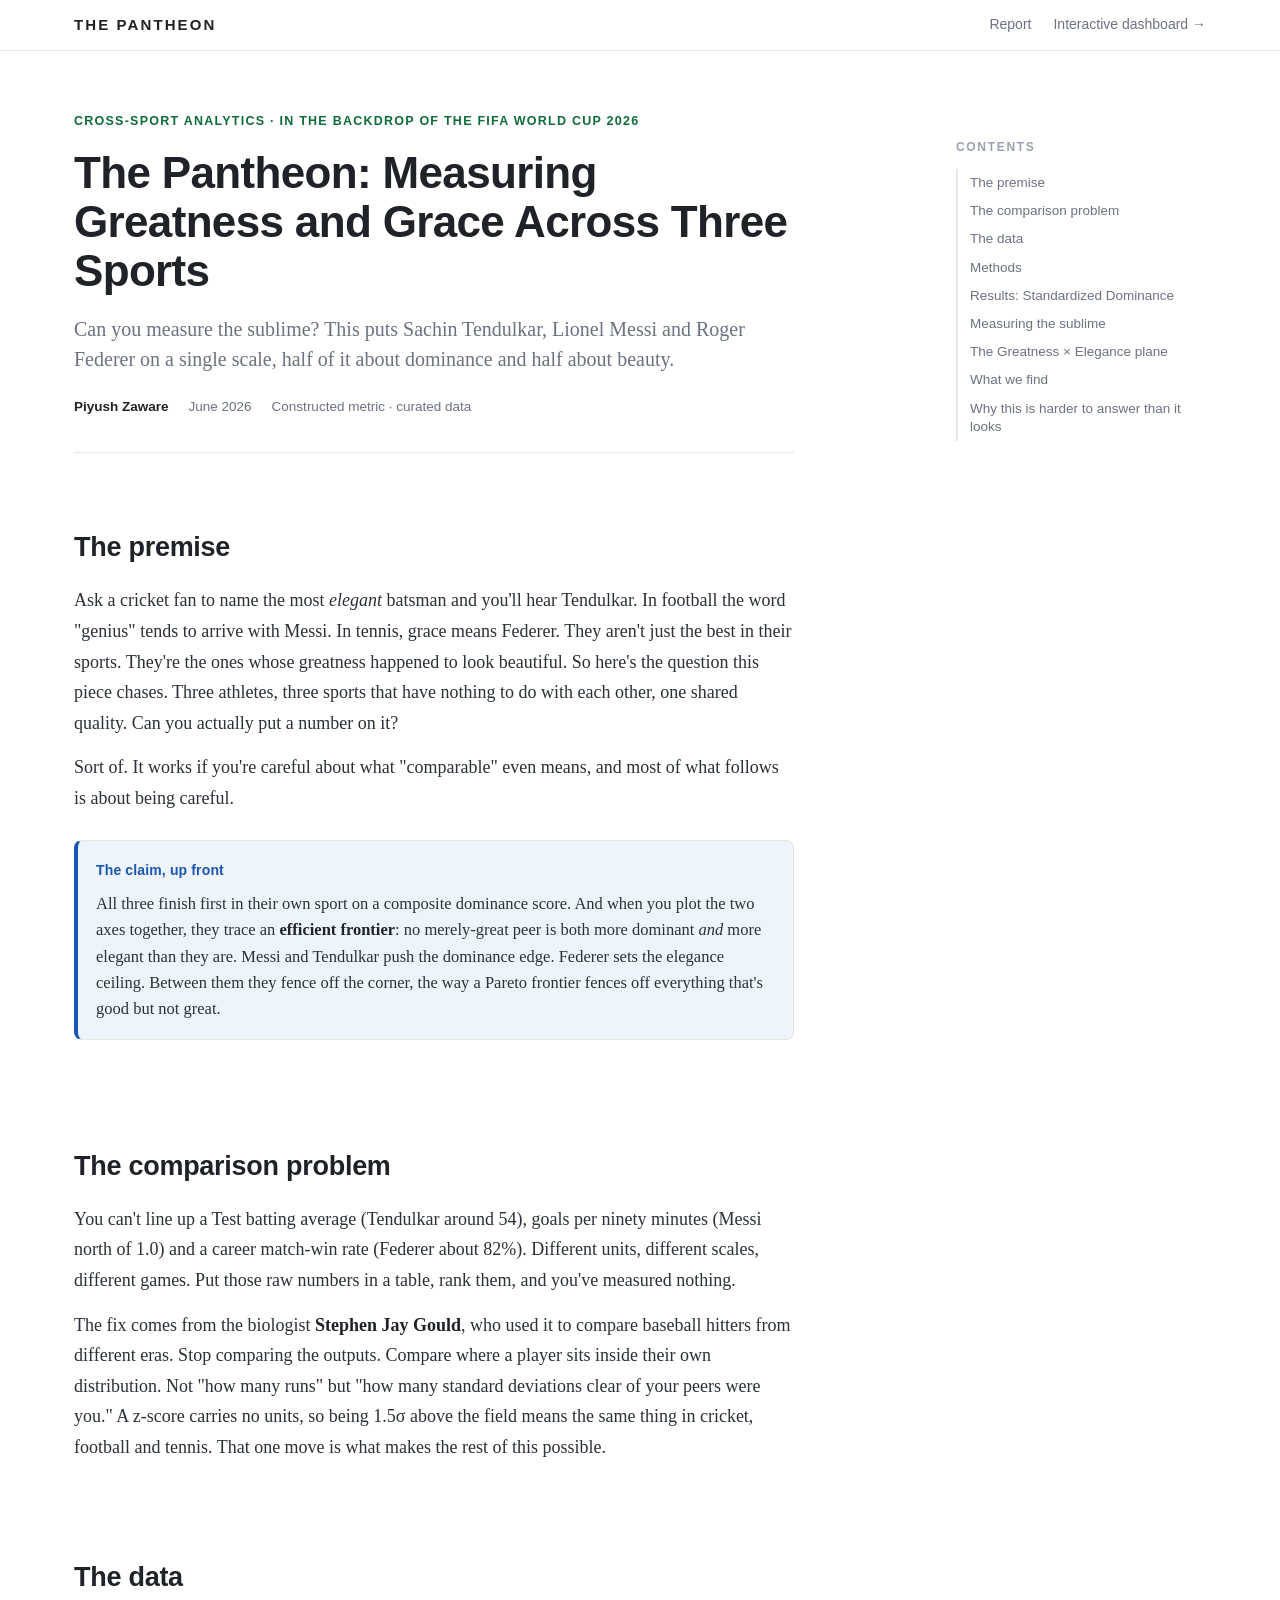
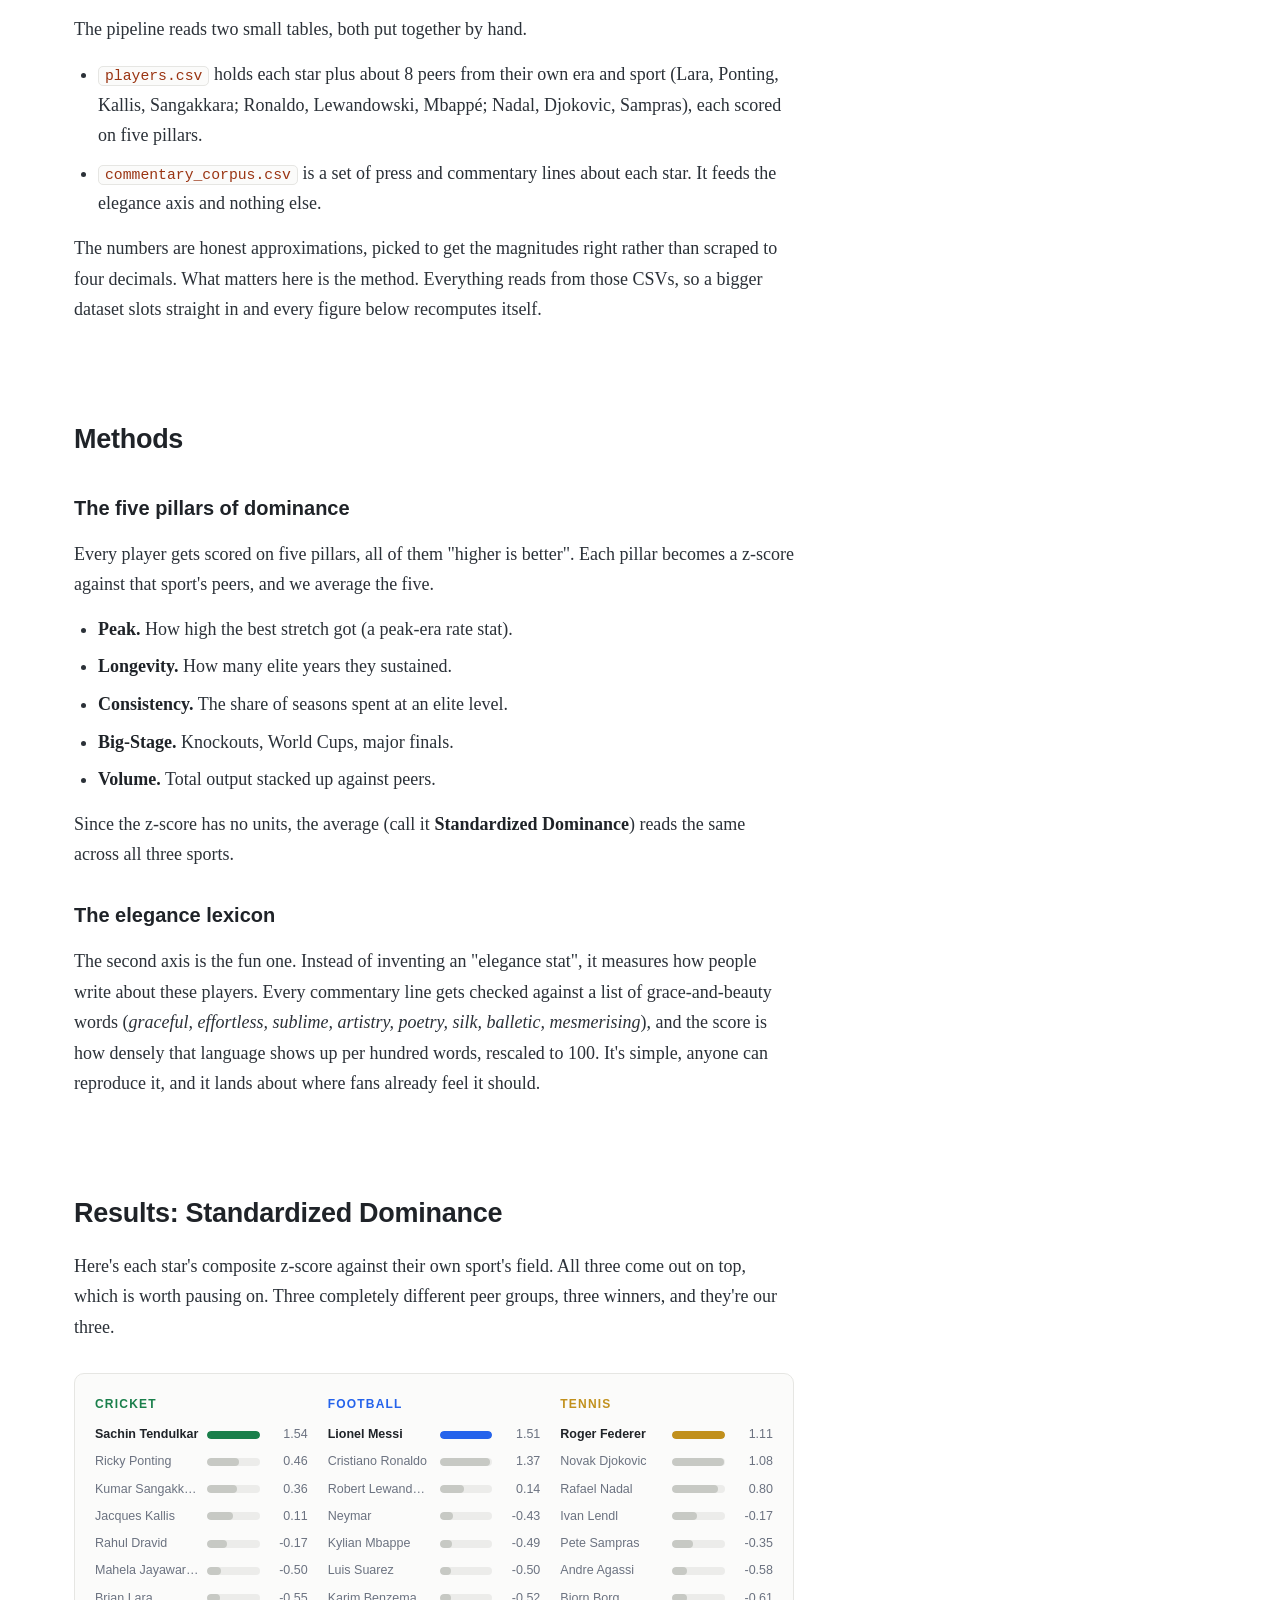
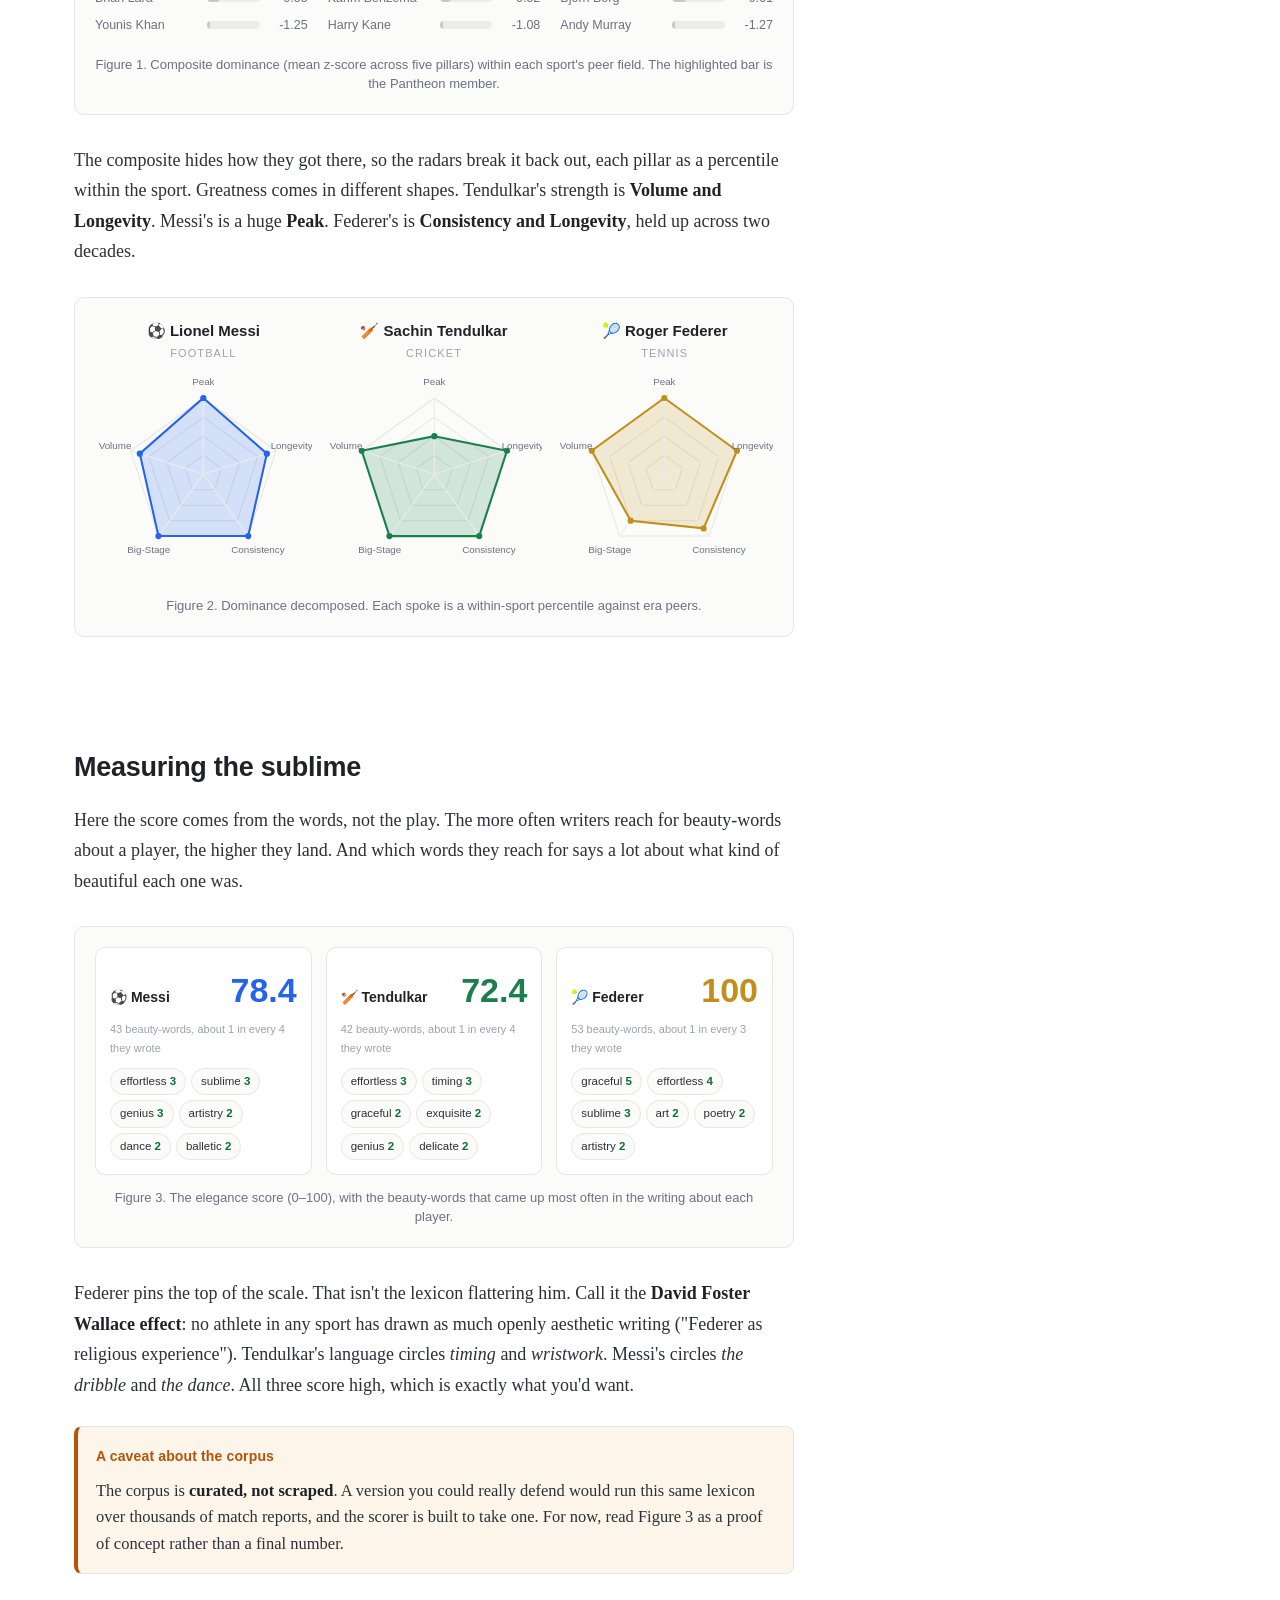
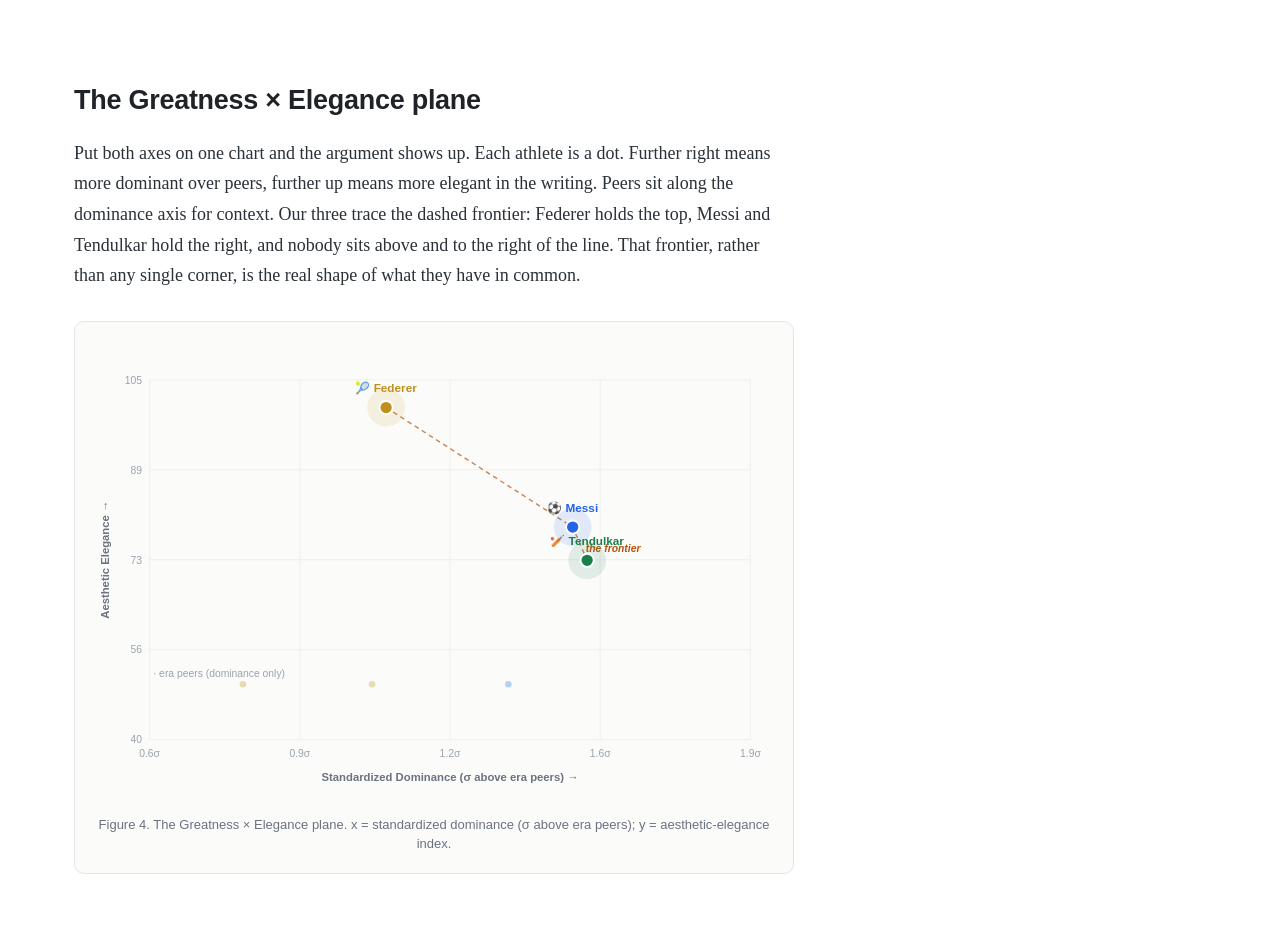
<file: index.html>
<!DOCTYPE html>
<html lang="en">
<head>
<meta charset="UTF-8">
<meta http-equiv="refresh" content="0; url=site/">
<link rel="canonical" href="site/">
<title>The Pantheon Index</title>
</head>
<body>
<p>Redirecting to <a href="site/">The Pantheon Index</a>…</p>
</body>
</html>
</file>
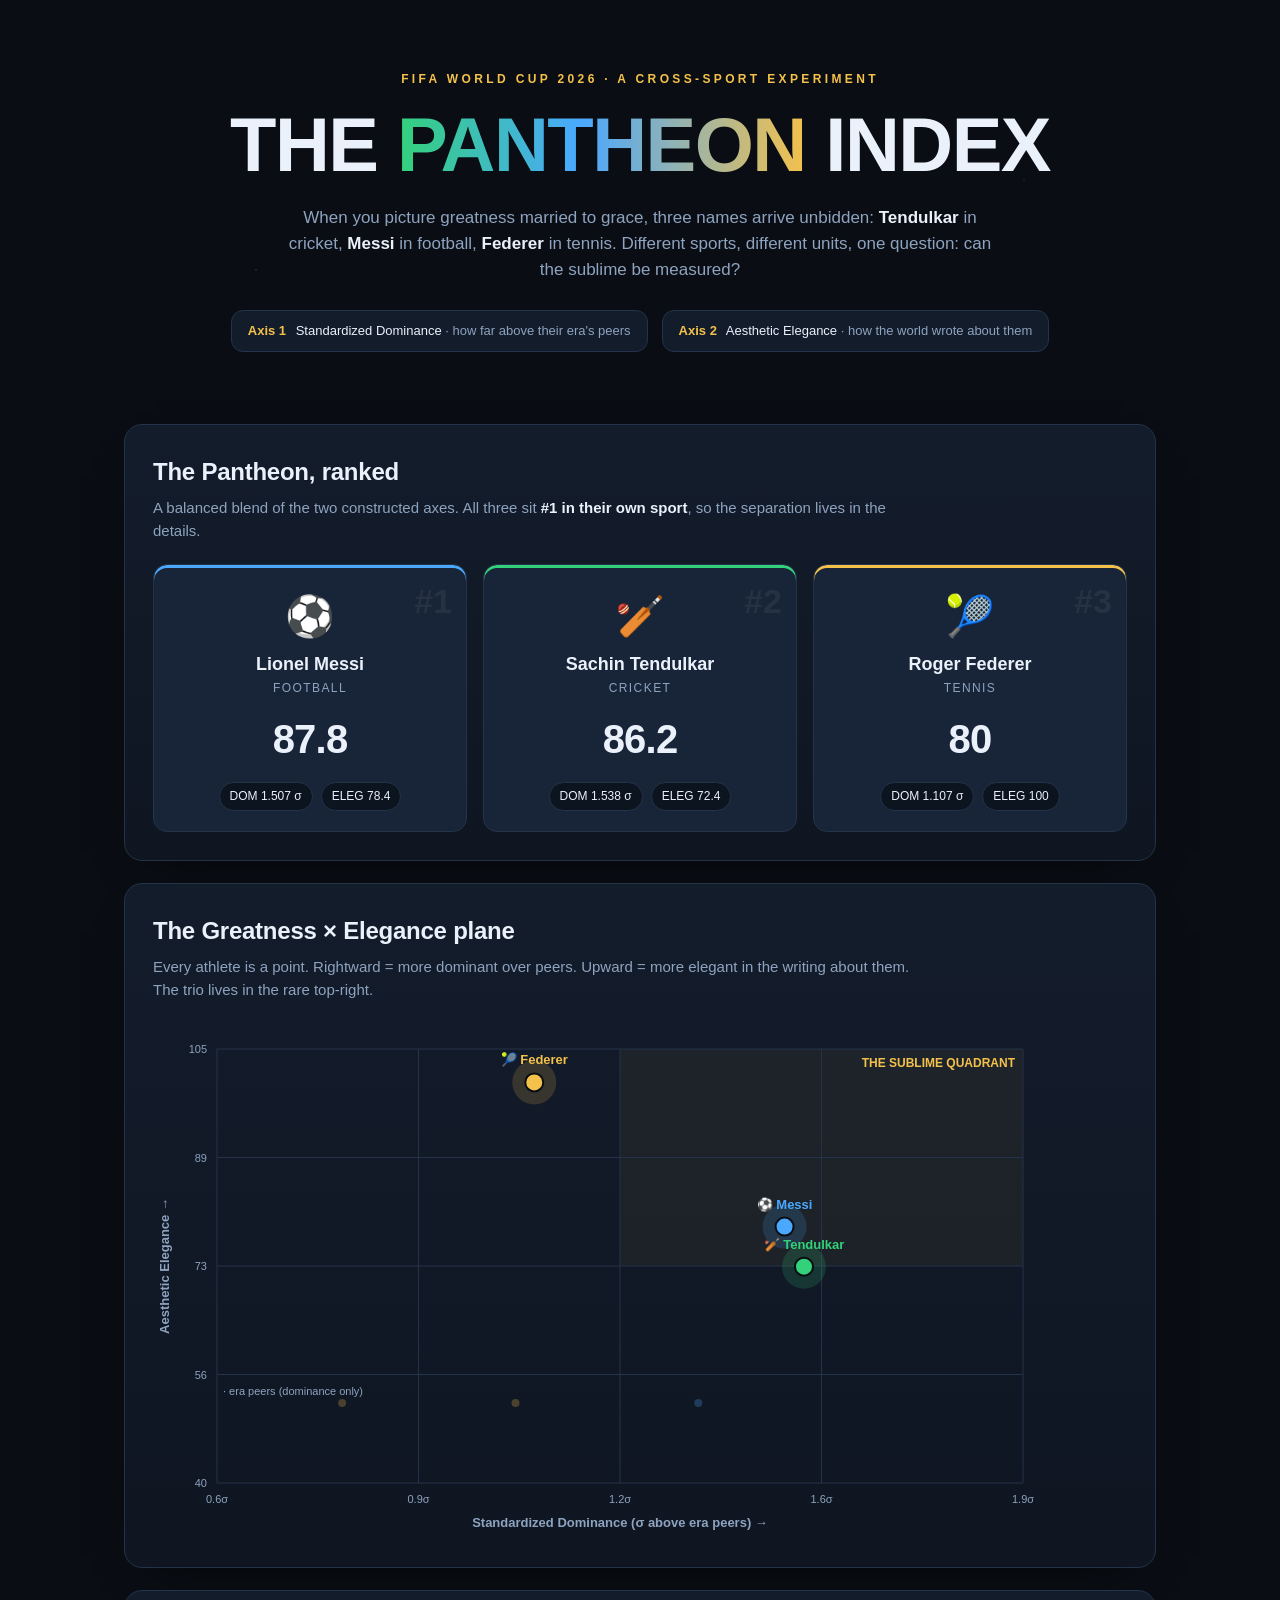
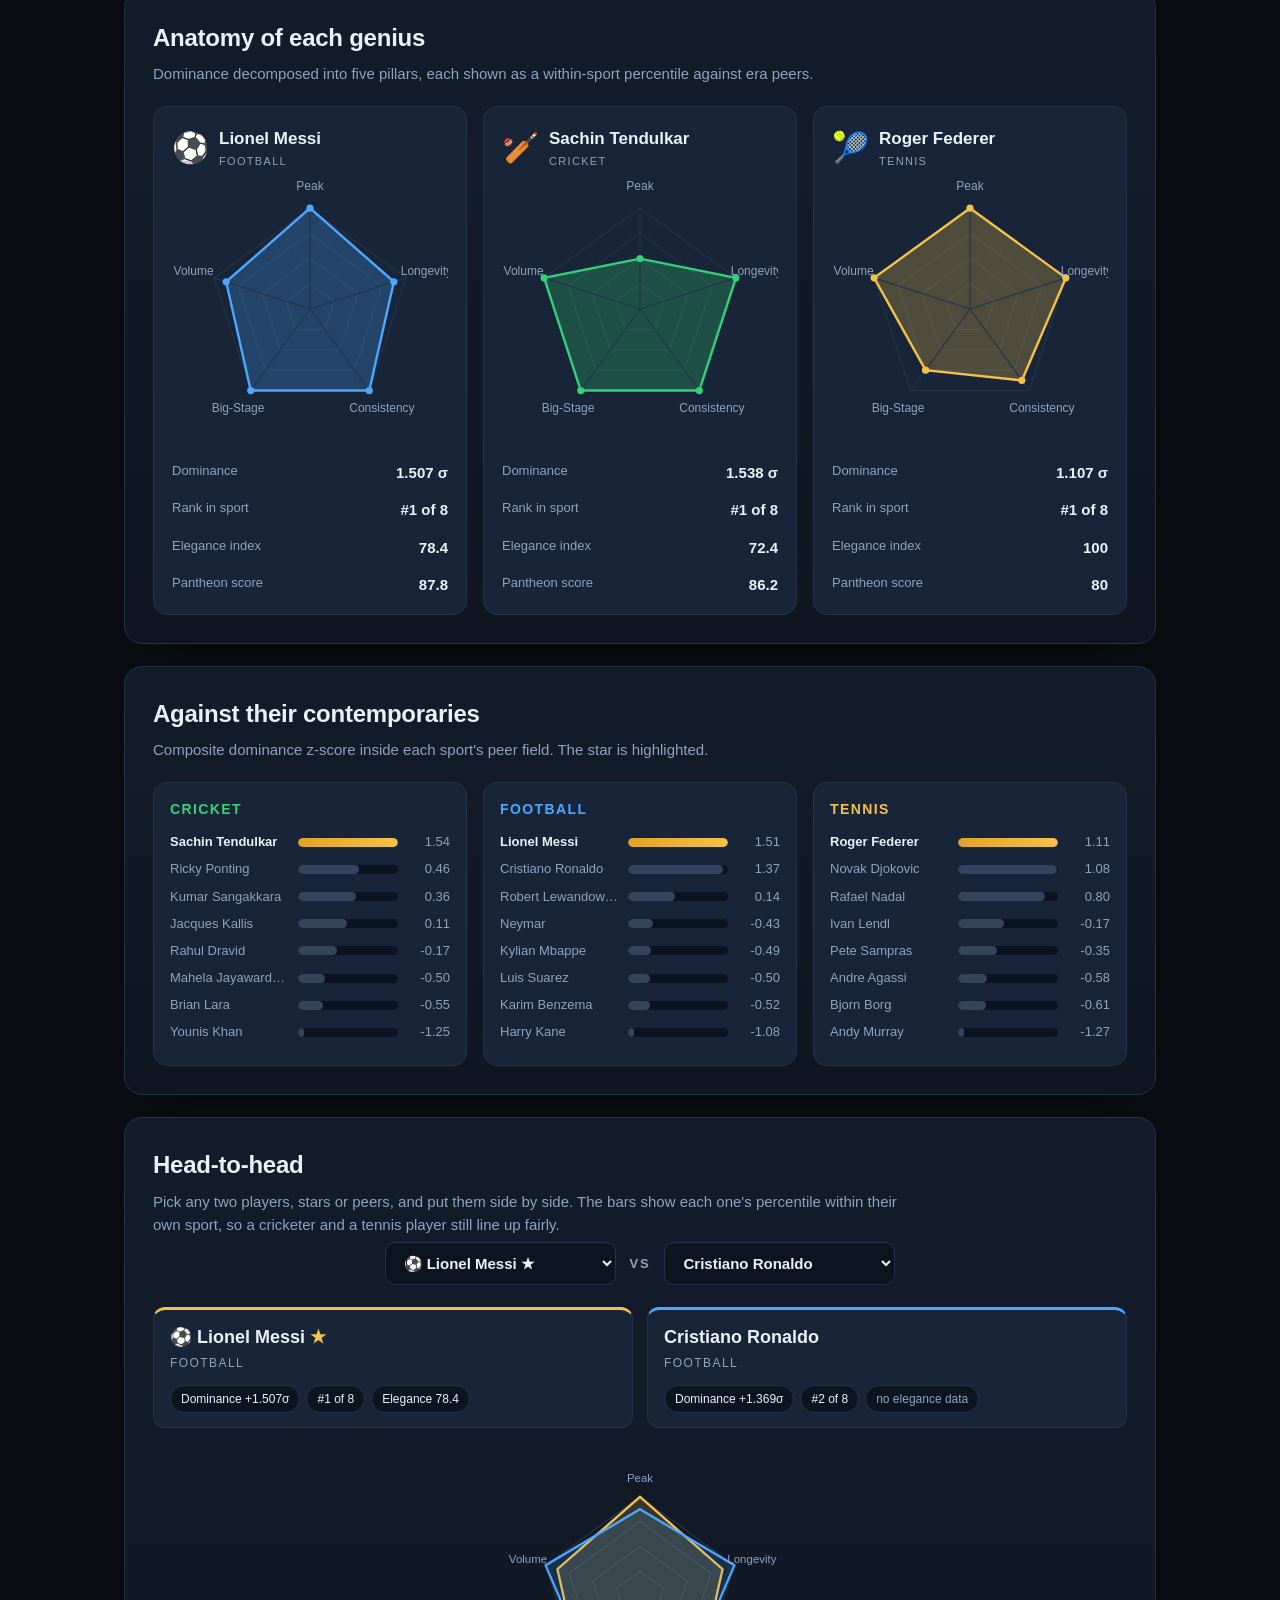
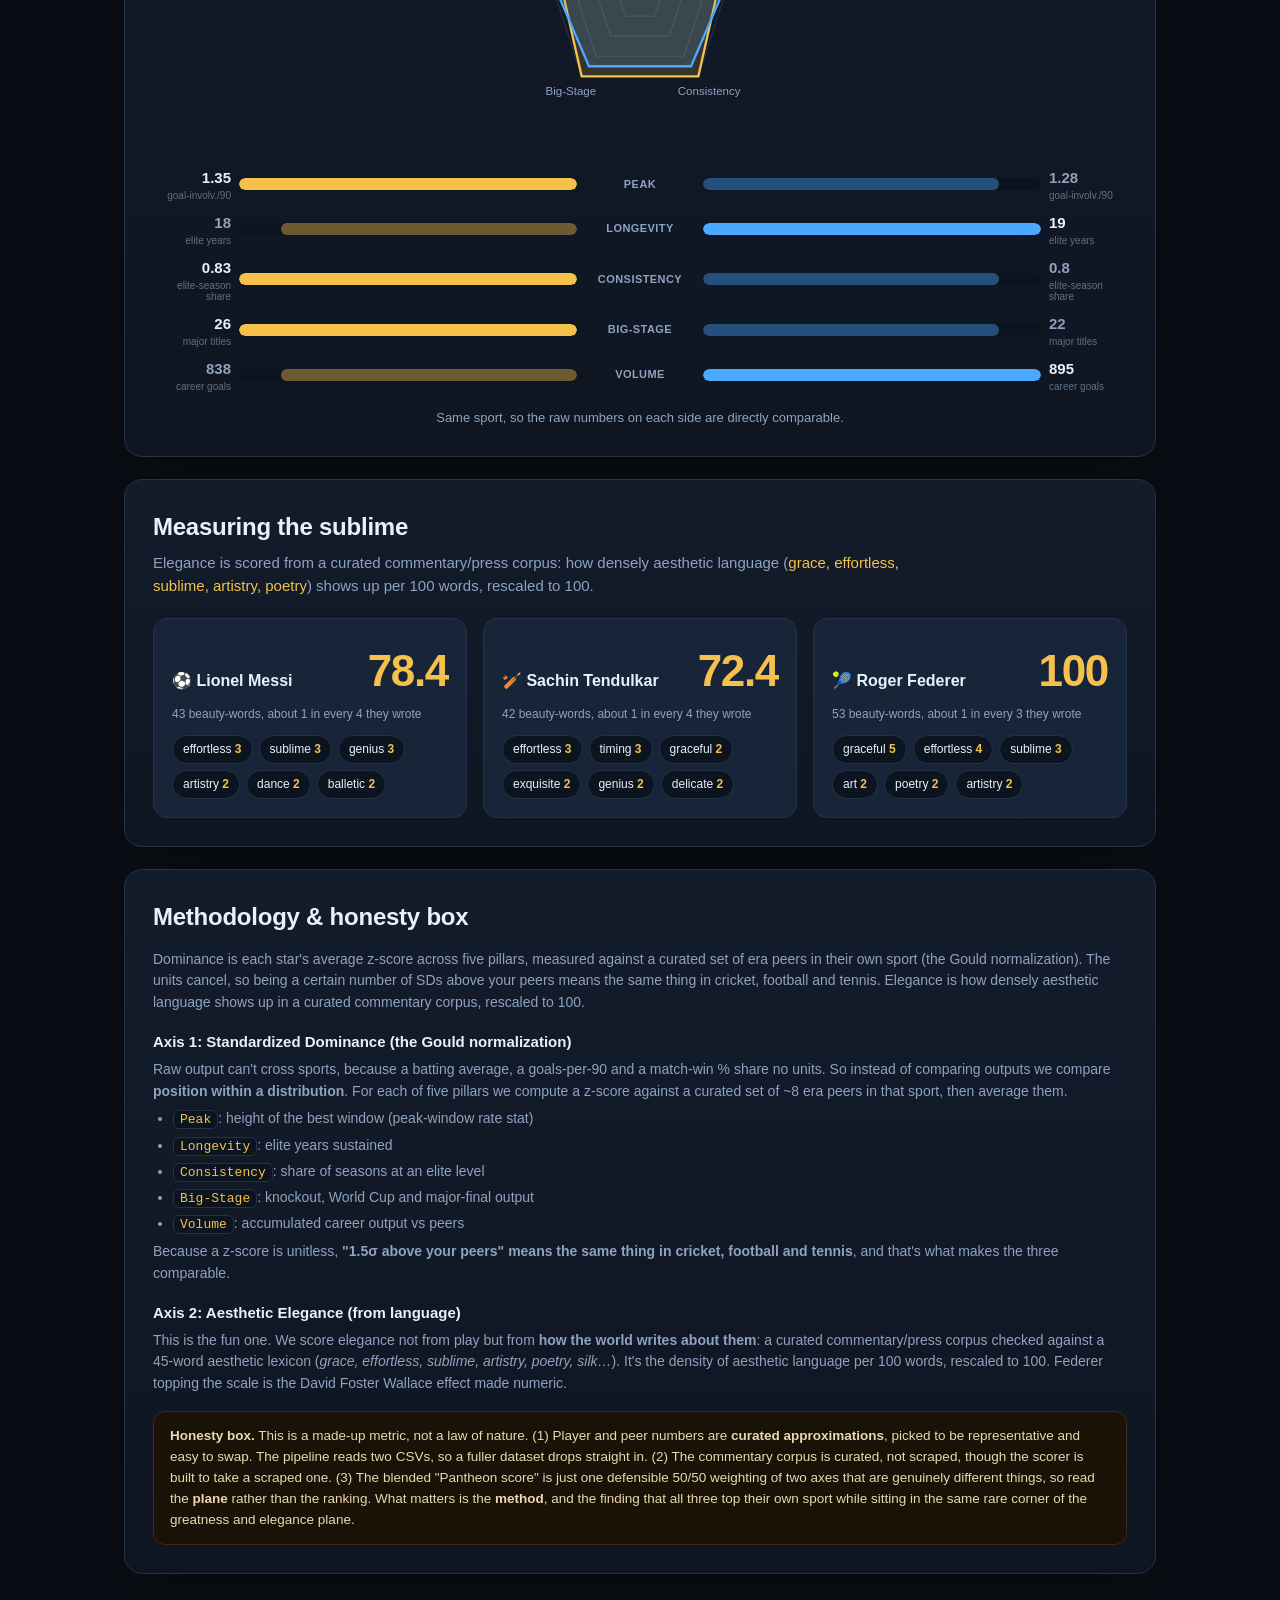
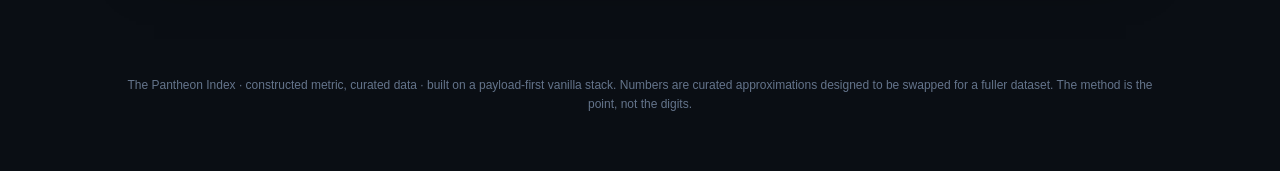
<file: dashboard/index.html>
<!DOCTYPE html>
<html lang="en">
<head>
<meta charset="UTF-8">
<meta name="viewport" content="width=device-width, initial-scale=1.0">
<title>The Pantheon Index · Tendulkar × Messi × Federer</title>
<link rel="stylesheet" href="styles.css?v=4">
</head>
<body>
<div id="stars-bg"></div>

<header class="hero">
  <div class="hero-tag">FIFA WORLD CUP 2026 · A CROSS-SPORT EXPERIMENT</div>
  <h1>THE <span class="grad">PANTHEON</span> INDEX</h1>
  <p class="hero-sub">
    When you picture greatness married to grace, three names arrive unbidden:
    <b>Tendulkar</b> in cricket, <b>Messi</b> in football, <b>Federer</b> in tennis.
    Different sports, different units, one question: can the sublime be measured?
  </p>
  <div class="hero-axes">
    <div><span class="axk">Axis 1</span> Standardized Dominance <em>· how far above their era's peers</em></div>
    <div><span class="axk">Axis 2</span> Aesthetic Elegance <em>· how the world wrote about them</em></div>
  </div>
</header>

<main>
  <!-- ranking strip -->
  <section class="panel">
    <h2>The Pantheon, ranked</h2>
    <p class="lead">A balanced blend of the two constructed axes. All three sit <b>#1 in their own sport</b>, so the separation lives in the details.</p>
    <div id="podium" class="podium"></div>
  </section>

  <!-- the plane -->
  <section class="panel">
    <h2>The Greatness × Elegance plane</h2>
    <p class="lead">Every athlete is a point. Rightward = more dominant over peers. Upward = more elegant in the writing about them. The trio lives in the rare top-right.</p>
    <div id="plane" class="plane-wrap"></div>
  </section>

  <!-- three cards with radar -->
  <section class="panel">
    <h2>Anatomy of each genius</h2>
    <p class="lead">Dominance decomposed into five pillars, each shown as a within-sport percentile against era peers.</p>
    <div id="cards" class="cards"></div>
  </section>

  <!-- peer context -->
  <section class="panel">
    <h2>Against their contemporaries</h2>
    <p class="lead">Composite dominance z-score inside each sport's peer field. The star is highlighted.</p>
    <div id="peers" class="peers"></div>
  </section>

  <!-- head to head -->
  <section class="panel">
    <h2>Head-to-head</h2>
    <p class="lead">Pick any two players, stars or peers, and put them side by side. The bars show each one's percentile within their own sport, so a cricketer and a tennis player still line up fairly.</p>
    <div id="h2h"></div>
  </section>

  <!-- elegance / quotes -->
  <section class="panel">
    <h2>Measuring the sublime</h2>
    <p class="lead">Elegance is scored from a curated commentary/press corpus: how densely aesthetic language (<i>grace, effortless, sublime, artistry, poetry</i>) shows up per 100 words, rescaled to 100.</p>
    <div id="elegance" class="elegance"></div>
  </section>

  <!-- methodology -->
  <section class="panel method">
    <h2>Methodology & honesty box</h2>
    <div id="method"></div>
  </section>
</main>

<footer>
  <p>The Pantheon Index · constructed metric, curated data · built on a payload-first vanilla stack.
  Numbers are curated approximations designed to be swapped for a fuller dataset. The method is the point, not the digits.</p>
</footer>

<script src="data/pantheon_data.js?v=4"></script>
<script src="app.js?v=4"></script>
</body>
</html>
</file>
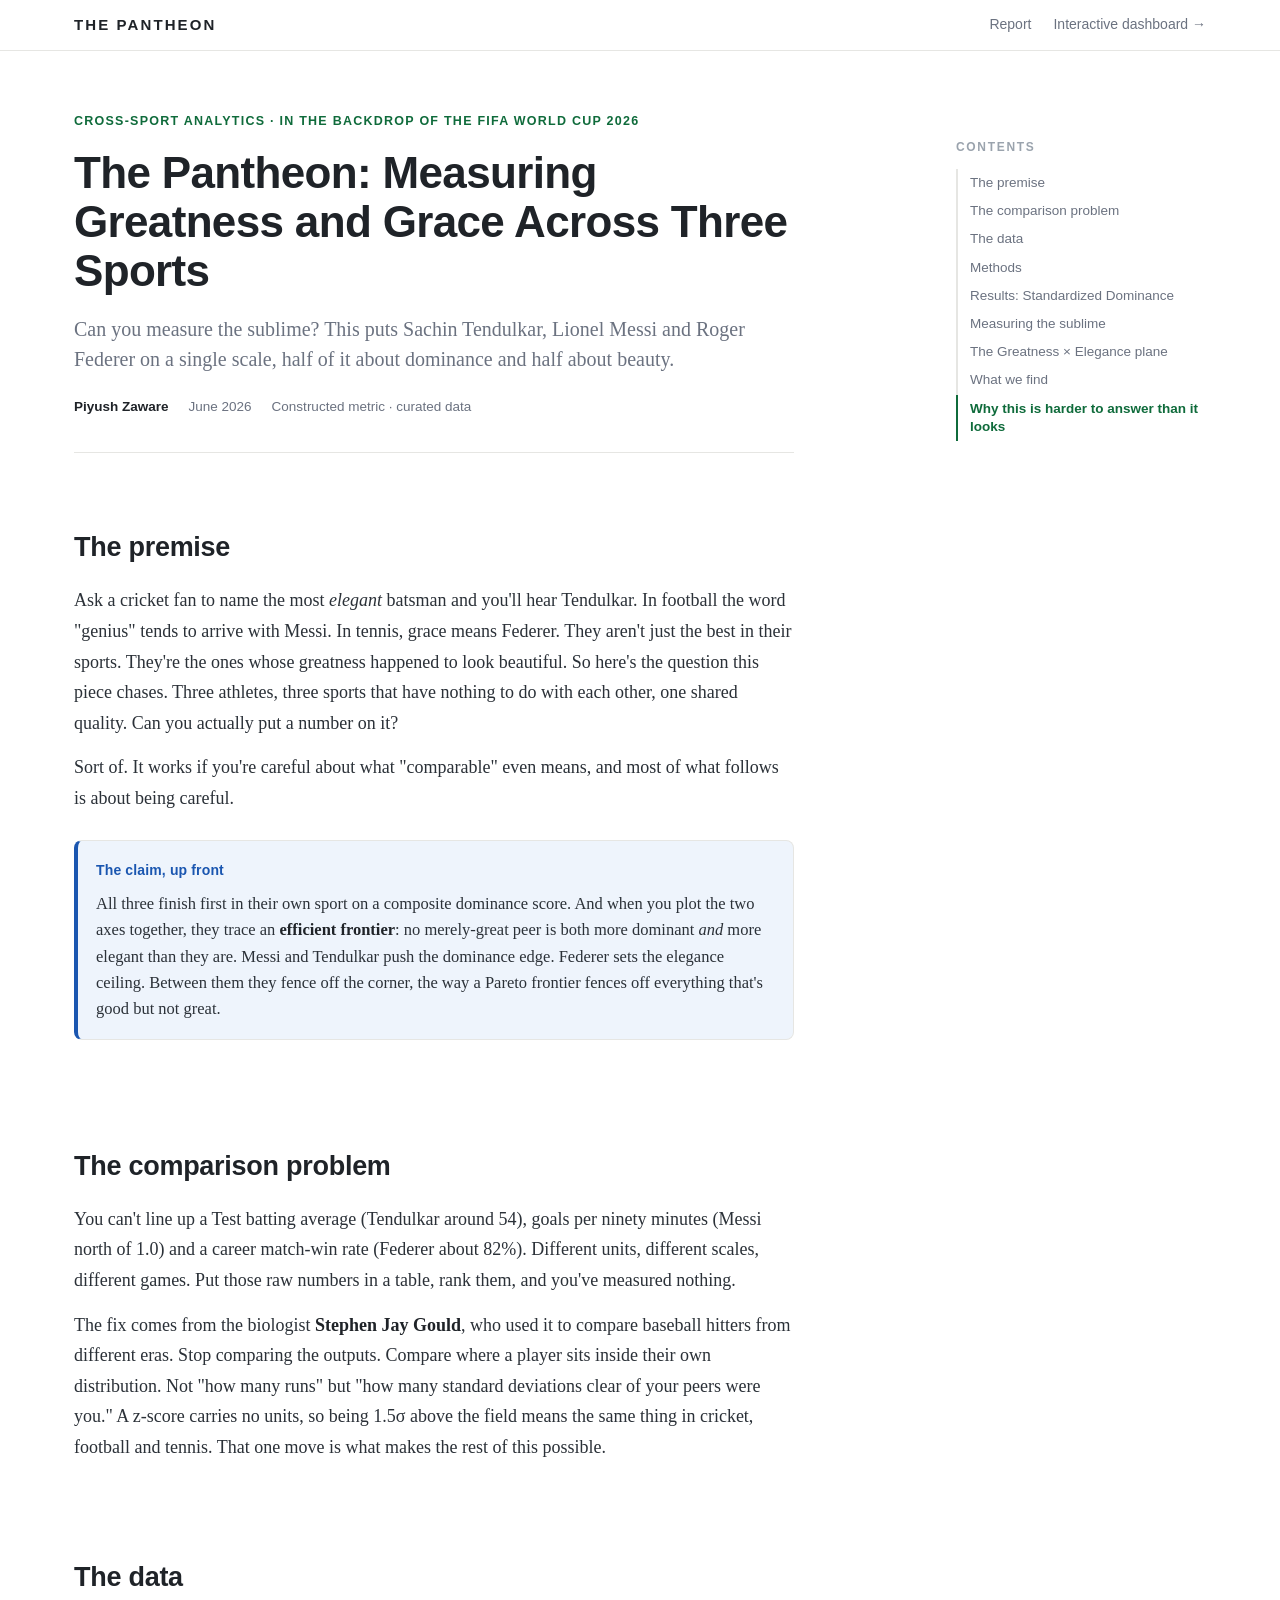
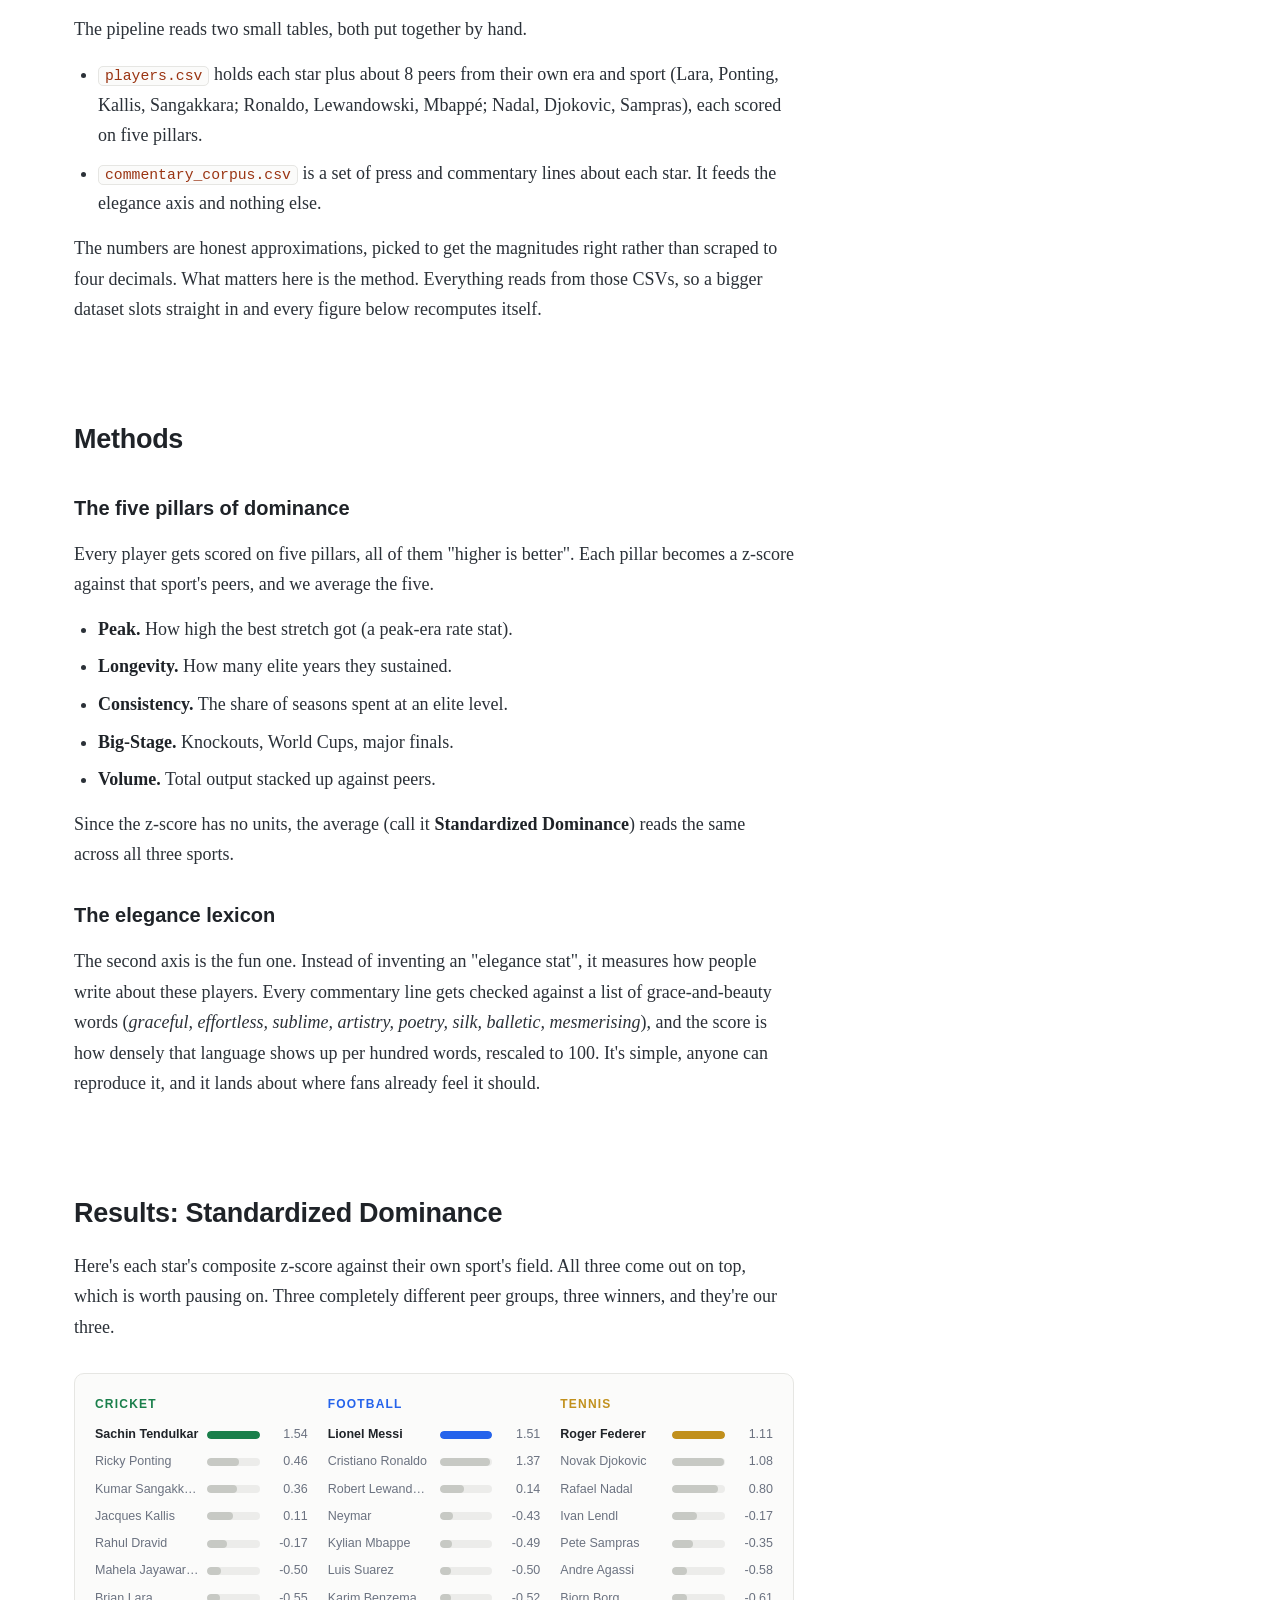
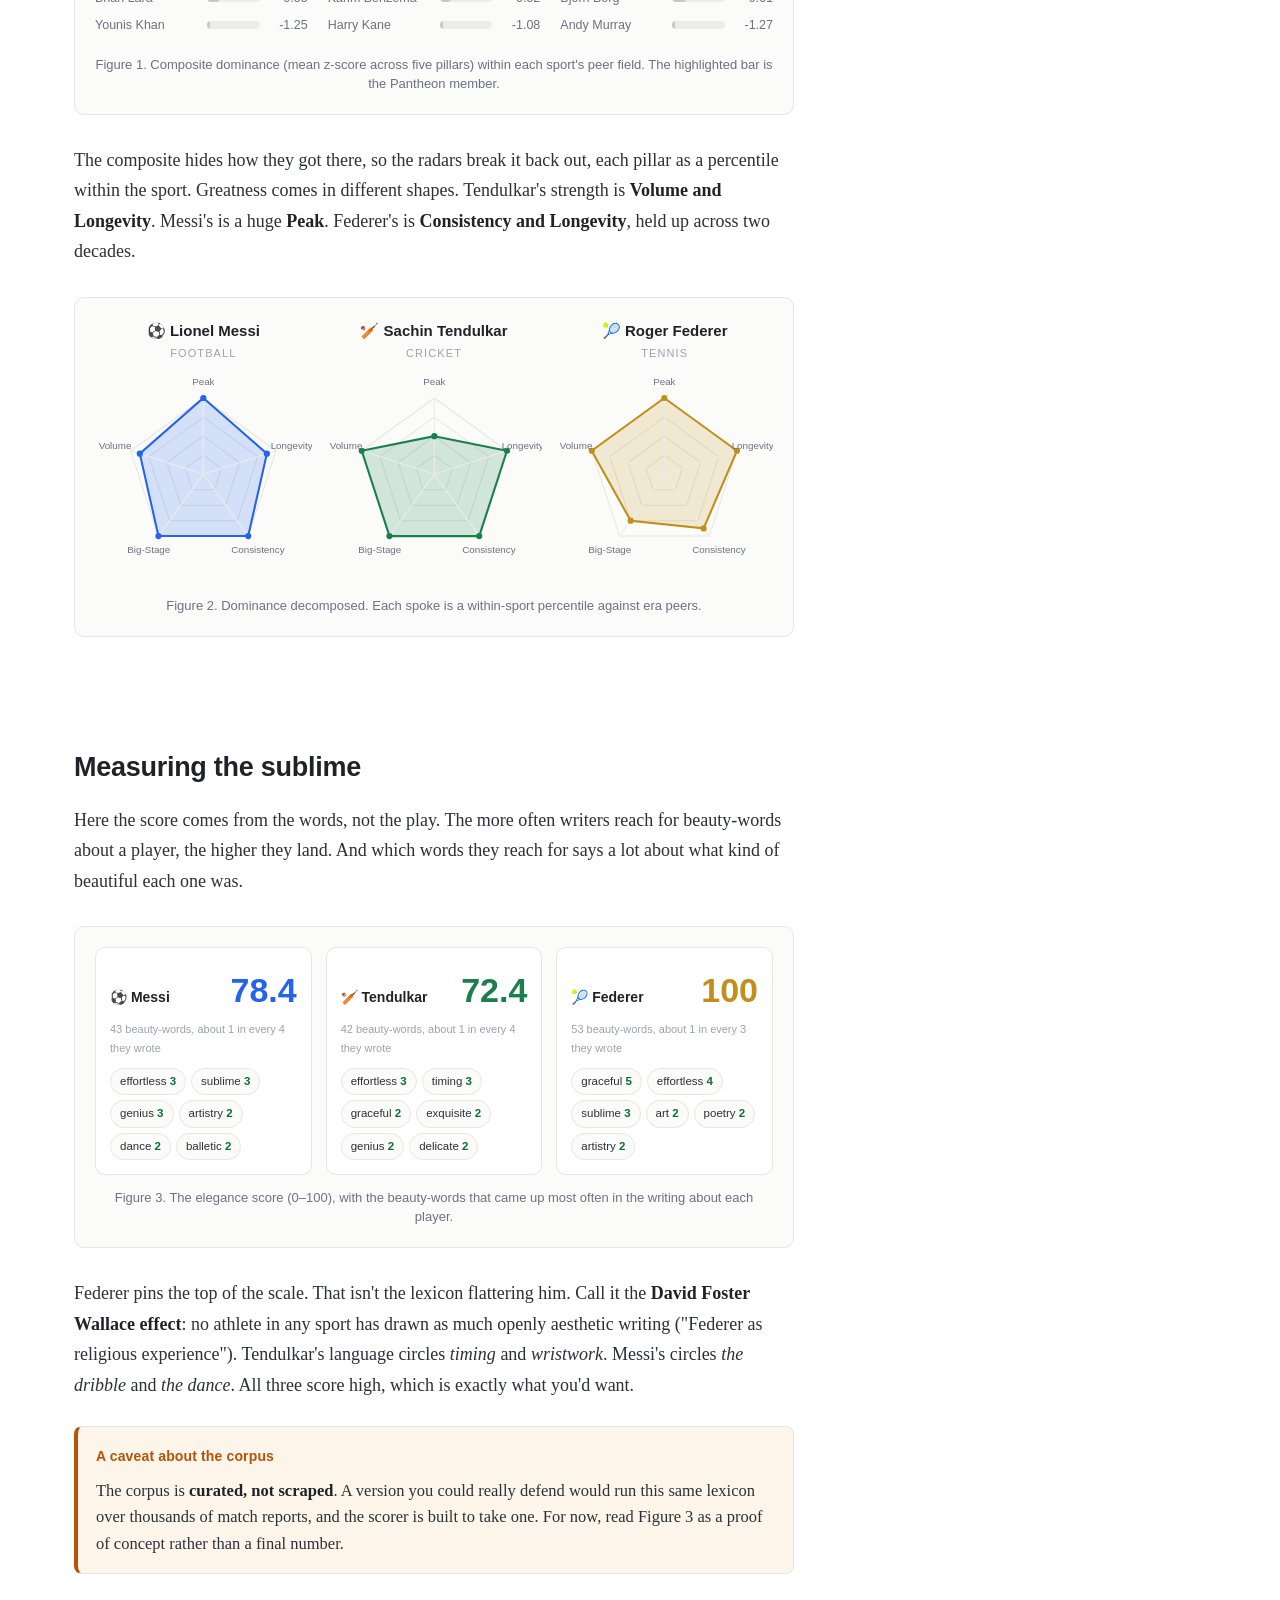
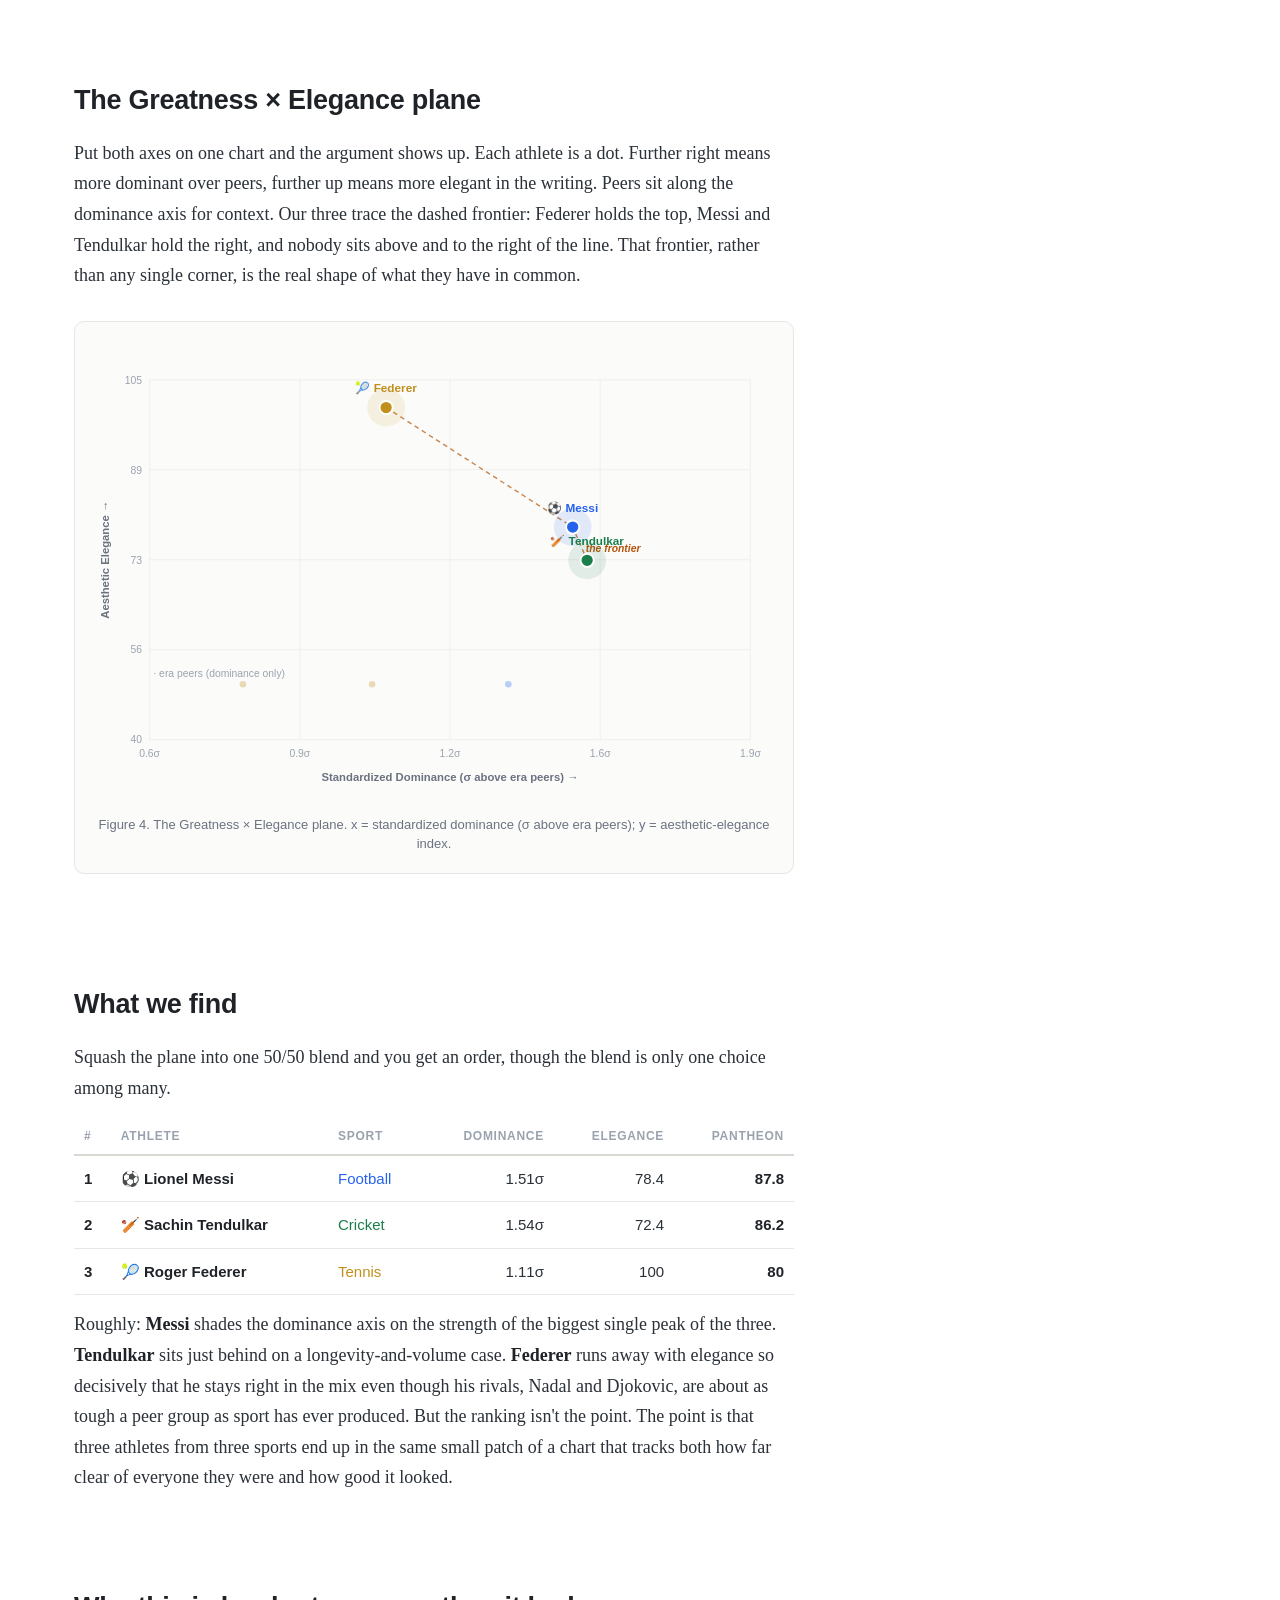
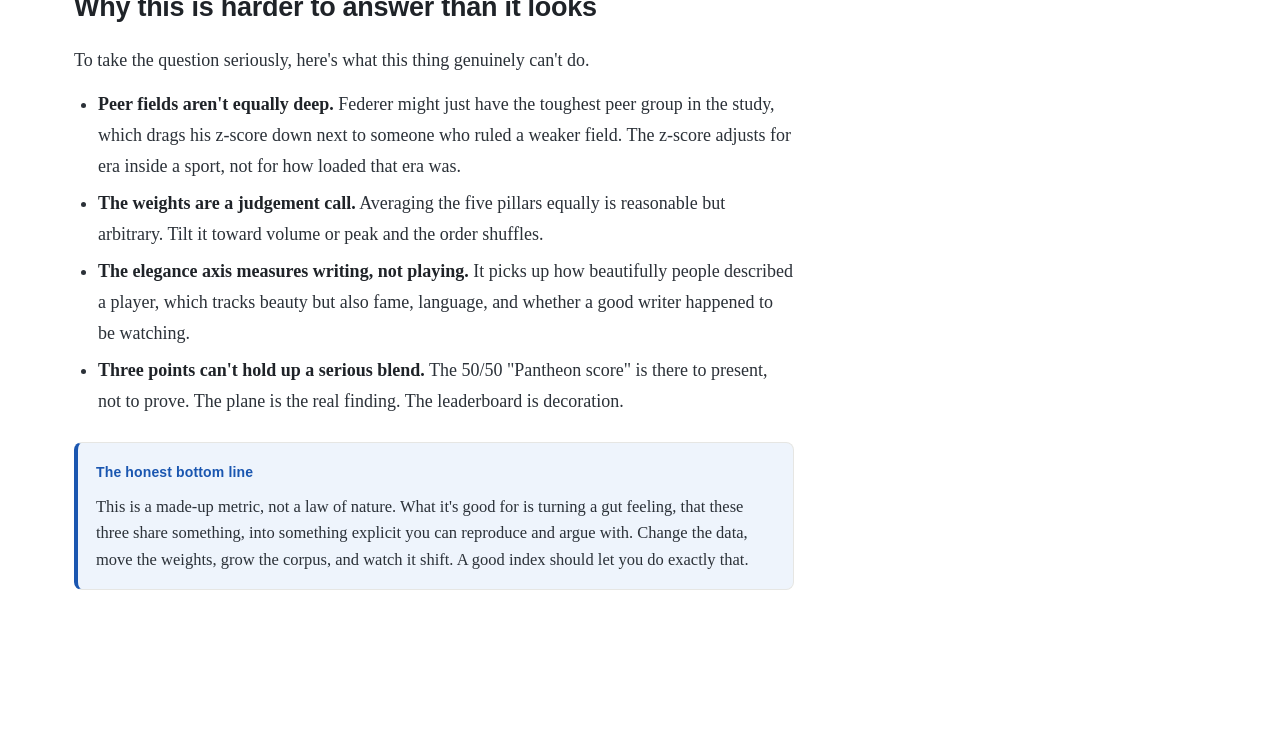
<file: site/index.html>
<!DOCTYPE html>
<html lang="en">
<head>
<meta charset="UTF-8">
<meta name="viewport" content="width=device-width, initial-scale=1.0">
<title>The Pantheon: Measuring Greatness and Grace Across Three Sports</title>
<link rel="stylesheet" href="styles.css?v=3">
</head>
<body>

<!-- navbar -->
<nav class="navbar">
  <div class="nav-inner">
    <a class="brand" href="#top">THE&nbsp;PANTHEON</a>
    <div class="nav-links">
      <a href="#premise">Report</a>
      <a href="../dashboard/index.html">Interactive dashboard →</a>
    </div>
  </div>
</nav>

<div class="page" id="top">

  <!-- sticky contents sidebar -->
  <aside class="toc" id="toc">
    <h2 class="toc-title">Contents</h2>
    <nav id="toc-nav"></nav>
  </aside>

  <!-- article -->
  <main class="content">

    <header class="title-block">
      <div class="kicker">Cross-sport analytics · in the backdrop of the FIFA World Cup 2026</div>
      <h1>The Pantheon: Measuring Greatness and Grace Across Three Sports</h1>
      <p class="subtitle">Can you measure the sublime? This puts Sachin Tendulkar, Lionel Messi and Roger Federer on a single scale, half of it about dominance and half about beauty.</p>
      <div class="byline">
        <span><b>Piyush Zaware</b></span>
        <span>June 2026</span>
        <span>Constructed metric · curated data</span>
      </div>
    </header>

    <section id="premise">
      <h2>The premise</h2>
      <p>Ask a cricket fan to name the most <em>elegant</em> batsman and you'll hear Tendulkar. In football the word "genius" tends to arrive with Messi. In tennis, grace means Federer. They aren't just the best in their sports. They're the ones whose greatness happened to look beautiful. So here's the question this piece chases. Three athletes, three sports that have nothing to do with each other, one shared quality. Can you actually put a number on it?</p>
      <p>Sort of. It works if you're careful about what "comparable" even means, and most of what follows is about being careful.</p>
      <div class="callout callout-note">
        <div class="callout-head">The claim, up front</div>
        <p>All three finish first in their own sport on a composite dominance score. And when you plot the two axes together, they trace an <b>efficient frontier</b>: no merely-great peer is both more dominant <em>and</em> more elegant than they are. Messi and Tendulkar push the dominance edge. Federer sets the elegance ceiling. Between them they fence off the corner, the way a Pareto frontier fences off everything that's good but not great.</p>
      </div>
    </section>

    <section id="problem">
      <h2>The comparison problem</h2>
      <p>You can't line up a Test batting average (Tendulkar around 54), goals per ninety minutes (Messi north of 1.0) and a career match-win rate (Federer about 82%). Different units, different scales, different games. Put those raw numbers in a table, rank them, and you've measured nothing.</p>
      <p>The fix comes from the biologist <b>Stephen Jay Gould</b>, who used it to compare baseball hitters from different eras. Stop comparing the outputs. Compare where a player sits inside their own distribution. Not "how many runs" but "how many standard deviations clear of your peers were you." A z-score carries no units, so being 1.5σ above the field means the same thing in cricket, football and tennis. That one move is what makes the rest of this possible.</p>
    </section>

    <section id="data">
      <h2>The data</h2>
      <p>The pipeline reads two small tables, both put together by hand.</p>
      <ul>
        <li><code>players.csv</code> holds each star plus about 8 peers from their own era and sport (Lara, Ponting, Kallis, Sangakkara; Ronaldo, Lewandowski, Mbappé; Nadal, Djokovic, Sampras), each scored on five pillars.</li>
        <li><code>commentary_corpus.csv</code> is a set of press and commentary lines about each star. It feeds the elegance axis and nothing else.</li>
      </ul>
      <p>The numbers are honest approximations, picked to get the magnitudes right rather than scraped to four decimals. What matters here is the method. Everything reads from those CSVs, so a bigger dataset slots straight in and every figure below recomputes itself.</p>
    </section>

    <section id="methodology">
      <h2>Methods</h2>
      <h3 id="the-five-pillars">The five pillars of dominance</h3>
      <p>Every player gets scored on five pillars, all of them "higher is better". Each pillar becomes a z-score against that sport's peers, and we average the five.</p>
      <ul>
        <li><b>Peak.</b> How high the best stretch got (a peak-era rate stat).</li>
        <li><b>Longevity.</b> How many elite years they sustained.</li>
        <li><b>Consistency.</b> The share of seasons spent at an elite level.</li>
        <li><b>Big-Stage.</b> Knockouts, World Cups, major finals.</li>
        <li><b>Volume.</b> Total output stacked up against peers.</li>
      </ul>
      <p>Since the z-score has no units, the average (call it <b>Standardized Dominance</b>) reads the same across all three sports.</p>
      <h3 id="the-elegance-lexicon">The elegance lexicon</h3>
      <p>The second axis is the fun one. Instead of inventing an "elegance stat", it measures how people write about these players. Every commentary line gets checked against a list of grace-and-beauty words (<em>graceful, effortless, sublime, artistry, poetry, silk, balletic, mesmerising</em>), and the score is how densely that language shows up per hundred words, rescaled to 100. It's simple, anyone can reproduce it, and it lands about where fans already feel it should.</p>
    </section>

    <section id="dominance">
      <h2>Results: Standardized Dominance</h2>
      <p>Here's each star's composite z-score against their own sport's field. All three come out on top, which is worth pausing on. Three completely different peer groups, three winners, and they're our three.</p>
      <figure id="fig-peers">
        <div id="peers" class="peers"></div>
        <figcaption>Figure 1. Composite dominance (mean z-score across five pillars) within each sport's peer field. The highlighted bar is the Pantheon member.</figcaption>
      </figure>
      <p>The composite hides how they got there, so the radars break it back out, each pillar as a percentile within the sport. Greatness comes in different shapes. Tendulkar's strength is <b>Volume and Longevity</b>. Messi's is a huge <b>Peak</b>. Federer's is <b>Consistency and Longevity</b>, held up across two decades.</p>
      <figure id="fig-radars">
        <div id="cards" class="cards"></div>
        <figcaption>Figure 2. Dominance decomposed. Each spoke is a within-sport percentile against era peers.</figcaption>
      </figure>
    </section>

    <section id="elegance">
      <h2>Measuring the sublime</h2>
      <p>Here the score comes from the words, not the play. The more often writers reach for beauty-words about a player, the higher they land. And which words they reach for says a lot about what kind of beautiful each one was.</p>
      <figure id="fig-elegance">
        <div id="elegance-cards" class="elegance"></div>
        <figcaption>Figure 3. The elegance score (0–100), with the beauty-words that came up most often in the writing about each player.</figcaption>
      </figure>
      <p>Federer pins the top of the scale. That isn't the lexicon flattering him. Call it the <b>David Foster Wallace effect</b>: no athlete in any sport has drawn as much openly aesthetic writing ("Federer as religious experience"). Tendulkar's language circles <em>timing</em> and <em>wristwork</em>. Messi's circles <em>the dribble</em> and <em>the dance</em>. All three score high, which is exactly what you'd want.</p>
      <div class="callout callout-warn">
        <div class="callout-head">A caveat about the corpus</div>
        <p>The corpus is <b>curated, not scraped</b>. A version you could really defend would run this same lexicon over thousands of match reports, and the scorer is built to take one. For now, read Figure 3 as a proof of concept rather than a final number.</p>
      </div>
    </section>

    <section id="plane">
      <h2>The Greatness × Elegance plane</h2>
      <p>Put both axes on one chart and the argument shows up. Each athlete is a dot. Further right means more dominant over peers, further up means more elegant in the writing. Peers sit along the dominance axis for context. Our three trace the dashed frontier: Federer holds the top, Messi and Tendulkar hold the right, and nobody sits above and to the right of the line. That frontier, rather than any single corner, is the real shape of what they have in common.</p>
      <figure id="fig-plane">
        <div id="plane-fig"></div>
        <figcaption>Figure 4. The Greatness × Elegance plane. x = standardized dominance (σ above era peers); y = aesthetic-elegance index.</figcaption>
      </figure>
    </section>

    <section id="findings">
      <h2>What we find</h2>
      <p>Squash the plane into one 50/50 blend and you get an order, though the blend is only one choice among many.</p>
      <div id="ranking-table"></div>
      <p>Roughly: <b>Messi</b> shades the dominance axis on the strength of the biggest single peak of the three. <b>Tendulkar</b> sits just behind on a longevity-and-volume case. <b>Federer</b> runs away with elegance so decisively that he stays right in the mix even though his rivals, Nadal and Djokovic, are about as tough a peer group as sport has ever produced. But the ranking isn't the point. The point is that three athletes from three sports end up in the same small patch of a chart that tracks both how far clear of everyone they were and how good it looked.</p>
    </section>

    <section id="limits">
      <h2>Why this is harder to answer than it looks</h2>
      <p>To take the question seriously, here's what this thing genuinely can't do.</p>
      <ul>
        <li><b>Peer fields aren't equally deep.</b> Federer might just have the toughest peer group in the study, which drags his z-score down next to someone who ruled a weaker field. The z-score adjusts for era inside a sport, not for how loaded that era was.</li>
        <li><b>The weights are a judgement call.</b> Averaging the five pillars equally is reasonable but arbitrary. Tilt it toward volume or peak and the order shuffles.</li>
        <li><b>The elegance axis measures writing, not playing.</b> It picks up how beautifully people described a player, which tracks beauty but also fame, language, and whether a good writer happened to be watching.</li>
        <li><b>Three points can't hold up a serious blend.</b> The 50/50 "Pantheon score" is there to present, not to prove. The plane is the real finding. The leaderboard is decoration.</li>
      </ul>
      <div class="callout callout-note">
        <div class="callout-head">The honest bottom line</div>
        <p>This is a made-up metric, not a law of nature. What it's good for is turning a gut feeling, that these three share something, into something explicit you can reproduce and argue with. Change the data, move the weights, grow the corpus, and watch it shift. A good index should let you do exactly that.</p>
      </div>
    </section>

  </main>
</div>

<script src="data/pantheon_data.js?v=3"></script>
<script src="report.js?v=3"></script>
</body>
</html>
</file>
<file: dashboard/styles.css>
:root{
  --bg:#0a0e14; --bg2:#0f1622; --card:#131c2b; --card2:#182437;
  --line:#243349; --ink:#eaf1fb; --mut:#8ea3bf; --dim:#64748b;
  --gold:#f4c14b; --gold2:#e0a326; --green:#33d17a; --sky:#4aa8ff;
  --pink:#ff5d8f; --cric:#33d17a; --foot:#4aa8ff; --tenn:#f4c14b;
}
*{box-sizing:border-box;margin:0;padding:0}
body{
  font-family:'Inter',-apple-system,BlinkMacSystemFont,'Segoe UI',Roboto,sans-serif;
  background:radial-gradient(1200px 700px at 70% -10%,#16233a 0%,var(--bg) 55%);
  color:var(--ink); line-height:1.55; -webkit-font-smoothing:antialiased;
}
#stars-bg{position:fixed;inset:0;z-index:-1;
  background-image:radial-gradient(1px 1px at 20% 30%,#ffffff22 50%,transparent),
    radial-gradient(1px 1px at 80% 20%,#ffffff18 50%,transparent),
    radial-gradient(1px 1px at 50% 70%,#ffffff14 50%,transparent),
    radial-gradient(1px 1px at 35% 85%,#ffffff10 50%,transparent);}

/* hero */
.hero{max-width:960px;margin:0 auto;padding:70px 24px 30px;text-align:center}
.hero-tag{font-size:12px;letter-spacing:.28em;color:var(--gold);font-weight:600;margin-bottom:18px}
.hero h1{font-size:clamp(38px,7vw,76px);font-weight:900;letter-spacing:-.02em;line-height:1}
.grad{background:linear-gradient(90deg,var(--green),var(--sky) 45%,var(--gold));
  -webkit-background-clip:text;background-clip:text;-webkit-text-fill-color:transparent}
.hero-sub{max-width:720px;margin:22px auto 0;color:var(--mut);font-size:17px}
.hero-sub b{color:var(--ink)}
.hero-axes{display:flex;flex-wrap:wrap;gap:14px;justify-content:center;margin-top:26px}
.hero-axes>div{background:var(--card);border:1px solid var(--line);border-radius:12px;
  padding:10px 16px;font-size:13px;color:var(--ink)}
.hero-axes em{color:var(--mut);font-style:normal}
.axk{display:inline-block;font-weight:700;color:var(--gold);margin-right:6px}

/* layout */
main{max-width:1080px;margin:0 auto;padding:20px 24px 60px}
.panel{background:linear-gradient(180deg,var(--card),var(--bg2));
  border:1px solid var(--line);border-radius:18px;padding:28px;margin:22px 0;
  box-shadow:0 20px 50px -30px #000}
.panel h2{font-size:24px;font-weight:800;letter-spacing:-.01em}
.lead{color:var(--mut);margin-top:6px;max-width:760px;font-size:15px}
.lead b{color:var(--ink)} .lead i{color:var(--gold);font-style:normal}

/* podium */
.podium{display:grid;grid-template-columns:repeat(3,1fr);gap:16px;margin-top:22px}
.pod{background:var(--card2);border:1px solid var(--line);border-radius:14px;padding:20px;text-align:center;position:relative;overflow:hidden}
.pod .rk{position:absolute;top:10px;right:14px;font-size:34px;font-weight:900;color:#ffffff10}
.pod .ic{font-size:40px}
.pod .nm{font-weight:800;font-size:18px;margin-top:4px}
.pod .sp{font-size:12px;color:var(--mut);text-transform:uppercase;letter-spacing:.12em}
.pod .sc{font-size:40px;font-weight:900;margin-top:10px;letter-spacing:-.02em}
.pod .bd{display:flex;gap:8px;justify-content:center;margin-top:12px;font-size:12px}
.pod .bd span{background:#0c1420;border:1px solid var(--line);border-radius:20px;padding:4px 10px}
.pod.cricket{box-shadow:inset 0 3px 0 var(--cric)}
.pod.football{box-shadow:inset 0 3px 0 var(--foot)}
.pod.tennis{box-shadow:inset 0 3px 0 var(--tenn)}

/* plane */
.plane-wrap{margin-top:18px;overflow-x:auto}
svg{display:block;max-width:100%}
.dot-lab{font-size:11px;fill:var(--mut)}
.star-lab{font-size:13px;font-weight:800}

/* cards */
.cards{display:grid;grid-template-columns:repeat(3,1fr);gap:16px;margin-top:20px}
.pcard{background:var(--card2);border:1px solid var(--line);border-radius:14px;padding:18px}
.pcard .hd{display:flex;align-items:center;gap:10px}
.pcard .hd .ic{font-size:30px}
.pcard .hd .nm{font-weight:800;font-size:17px}
.pcard .hd .sp{font-size:11px;color:var(--mut);text-transform:uppercase;letter-spacing:.12em}
.pcard .stat{display:flex;justify-content:space-between;font-size:13px;color:var(--mut);margin-top:14px}
.pcard .stat b{color:var(--ink);font-size:15px}

/* peers */
.peers{display:grid;grid-template-columns:repeat(3,1fr);gap:16px;margin-top:20px}
.peercol{background:var(--card2);border:1px solid var(--line);border-radius:14px;padding:16px}
.peercol h3{font-size:14px;text-transform:uppercase;letter-spacing:.1em;color:var(--mut);margin-bottom:12px}
.prow{display:flex;align-items:center;gap:8px;margin:7px 0;font-size:13px}
.prow .nm{width:120px;white-space:nowrap;overflow:hidden;text-overflow:ellipsis;color:var(--mut)}
.prow.hero-row .nm{color:var(--ink);font-weight:800}
.bar{flex:1;height:9px;background:#0b1220;border-radius:6px;overflow:hidden}
.bar>i{display:block;height:100%;border-radius:6px;background:#33445c}
.prow.hero-row .bar>i{background:linear-gradient(90deg,var(--gold2),var(--gold))}
.prow .zv{width:44px;text-align:right;color:var(--mut);font-variant-numeric:tabular-nums}

/* elegance */
.elegance{display:grid;grid-template-columns:repeat(3,1fr);gap:16px;margin-top:20px}
.ecard{background:var(--card2);border:1px solid var(--line);border-radius:14px;padding:18px}
.ecard .top{display:flex;justify-content:space-between;align-items:baseline}
.ecard .big{font-size:44px;font-weight:900;letter-spacing:-.03em;color:var(--gold)}
.ecard .top .nm{font-weight:800}
.chips{display:flex;flex-wrap:wrap;gap:6px;margin-top:12px}
.chip{background:#0c1420;border:1px solid var(--line);border-radius:20px;padding:4px 10px;font-size:12px;color:var(--ink)}
.chip b{color:var(--gold)}
.quote{margin-top:14px;font-size:13px;color:var(--mut);font-style:italic;border-left:2px solid var(--gold2);padding-left:10px}

/* method */
.method #method{margin-top:14px;color:var(--mut);font-size:14px}
.method h4{color:var(--ink);margin:16px 0 6px;font-size:15px}
.method code{background:#0c1420;border:1px solid var(--line);border-radius:6px;padding:1px 6px;color:var(--gold);font-size:13px}
.method ul{margin:6px 0 6px 20px} .method li{margin:4px 0}
.honest{background:#1a1206;border:1px solid #3a2c0e;border-radius:12px;padding:14px 16px;margin-top:16px;color:#e9d9b0;font-size:13.5px}

footer{max-width:1080px;margin:0 auto;padding:20px 24px 60px;font-size:12px;text-align:center;color:#64748b}
footer p{color:#64748b}

@media(max-width:820px){
  .podium,.cards,.peers,.elegance{grid-template-columns:1fr}
}

/* head-to-head */
.h2h-controls{display:flex;align-items:center;justify-content:center;gap:14px;margin:6px 0 22px;flex-wrap:wrap}
.h2h-sel{background:#0c1420;color:var(--ink);border:1px solid var(--line);border-radius:10px;padding:11px 14px;font-size:15px;font-weight:600;min-width:220px;cursor:pointer;font-family:inherit}
.h2h-sel:focus{outline:2px solid var(--gold2)}
.vs{color:var(--mut);font-weight:800;font-size:13px;letter-spacing:.14em}
.h2h-players{display:grid;grid-template-columns:1fr 1fr;gap:14px;margin-bottom:18px}
.h2h-player{background:var(--card2);border:1px solid var(--line);border-radius:12px;padding:14px 16px}
.h2h-name{font-weight:800;font-size:18px}
.h2h-star{color:var(--gold)}
.h2h-sport{font-size:12px;color:var(--mut);text-transform:uppercase;letter-spacing:.12em;margin-top:2px}
.h2h-badges{display:flex;flex-wrap:wrap;gap:6px;margin-top:12px}
.h2h-badge{background:#0c1420;border:1px solid var(--line);border-radius:20px;padding:4px 10px;font-size:12px;color:var(--ink)}
.h2h-badge.dim{color:var(--mut)}
.h2h-radar-wrap{display:flex;justify-content:center;margin:4px 0 20px}
.tape{display:flex;flex-direction:column;gap:9px}
.tape-row{display:grid;grid-template-columns:78px 1fr 110px 1fr 78px;align-items:center;gap:8px}
.tape-side{display:flex;flex-direction:column}
.tape-side.left{align-items:flex-end;text-align:right}
.tape-side.right{align-items:flex-start;text-align:left}
.tape-num{font-weight:800;font-size:15px;color:var(--mut);font-variant-numeric:tabular-nums}
.tape-side.win .tape-num{color:var(--ink)}
.tape-unit{font-size:10px;color:#5f7086;line-height:1.15;margin-top:1px}
.tape-bar{height:12px;background:#0b1220;border-radius:6px;display:flex;overflow:hidden}
.tape-bar.l{justify-content:flex-end}
.tape-bar.r{justify-content:flex-start}
.tape-bar i{display:block;height:100%;border-radius:6px;opacity:.42}
.tape-bar i.win{opacity:1}
.tape-mid{text-align:center;font-size:11px;font-weight:700;color:var(--mut);text-transform:uppercase;letter-spacing:.04em}
.h2h-note{color:var(--mut);font-size:13px;margin:16px auto 0;text-align:center;max-width:660px;line-height:1.5}
@media(max-width:820px){
  .h2h-players{grid-template-columns:1fr}
  .h2h-sel{min-width:0;flex:1}
  .tape-row{grid-template-columns:52px 1fr 72px 1fr 52px;gap:5px}
  .tape-num{font-size:13px}
  .tape-mid{font-size:9.5px}
  .tape-unit{display:none}
}
</file>
<file: site/styles.css>
/* The Pantheon — long-form report, editorial/Quarto-style light theme */
:root{
  --ink:#1f2328; --body:#2b3138; --mut:#6b7280; --faint:#9aa3ad;
  --bg:#ffffff; --paper:#fbfbfa; --line:#e6e6e3; --rule:#d9d9d4;
  --link:#1a56b0; --accent:#0f6b3b;
  --cric:#1a7f4b; --foot:#2563eb; --tenn:#c1901c;
  --note:#1a56b0; --note-bg:#eef4fc; --warn:#b45309; --warn-bg:#fdf5e9;
  --serif:Georgia,'Iowan Old Style','Times New Roman',serif;
  --sans:-apple-system,BlinkMacSystemFont,'Segoe UI',Roboto,Helvetica,Arial,sans-serif;
  --maxc:720px;
}
*{box-sizing:border-box}
html{scroll-behavior:smooth}
body{margin:0;background:var(--bg);color:var(--body);
  font-family:var(--serif);font-size:18px;line-height:1.7;-webkit-font-smoothing:antialiased}

/* navbar */
.navbar{position:sticky;top:0;z-index:50;background:rgba(255,255,255,.92);
  backdrop-filter:saturate(180%) blur(8px);border-bottom:1px solid var(--line)}
.nav-inner{max-width:1180px;margin:0 auto;padding:12px 24px;display:flex;
  align-items:center;justify-content:space-between}
.brand{font-family:var(--sans);font-weight:800;letter-spacing:.14em;font-size:15px;
  color:var(--ink);text-decoration:none}
.nav-links{display:flex;gap:22px;font-family:var(--sans);font-size:14px}
.nav-links a{color:var(--mut);text-decoration:none}
.nav-links a:hover{color:var(--link)}

/* page grid: content + right toc */
.page{max-width:1180px;margin:0 auto;padding:0 24px;
  display:grid;grid-template-columns:minmax(0,1fr) 250px;gap:56px;align-items:start}
.content{max-width:var(--maxc);padding:8px 0 100px;grid-column:1;grid-row:1}

/* sticky TOC */
.toc{grid-column:2;grid-row:1;position:sticky;top:78px;align-self:start;
  font-family:var(--sans);padding-top:44px;max-height:calc(100vh - 90px);overflow:auto}
.toc-title{font-size:12px;text-transform:uppercase;letter-spacing:.14em;
  color:var(--faint);margin:0 0 12px;font-weight:700}
#toc-nav a{display:block;color:var(--mut);text-decoration:none;font-size:13.5px;
  line-height:1.35;padding:5px 0 5px 12px;border-left:2px solid var(--line)}
#toc-nav a:hover{color:var(--ink)}
#toc-nav a.active{color:var(--accent);border-left-color:var(--accent);font-weight:600}

/* title block */
.title-block{padding:52px 0 8px;border-bottom:1px solid var(--line);margin-bottom:8px}
.kicker{font-family:var(--sans);font-size:12.5px;letter-spacing:.1em;
  text-transform:uppercase;color:var(--accent);font-weight:700;margin-bottom:16px}
.title-block h1{font-family:var(--sans);font-weight:800;color:var(--ink);
  font-size:clamp(30px,4.4vw,44px);line-height:1.12;letter-spacing:-.015em;margin:0}
.subtitle{font-size:20px;color:var(--mut);margin:18px 0 22px;line-height:1.5}
.byline{font-family:var(--sans);font-size:13.5px;color:var(--mut);
  display:flex;gap:20px;flex-wrap:wrap;padding-bottom:26px}
.byline b{color:var(--ink)}

/* sections */
section{padding:14px 0}
h2{font-family:var(--sans);font-weight:800;color:var(--ink);font-size:27px;
  letter-spacing:-.01em;margin:36px 0 6px;padding-top:14px;scroll-margin-top:80px}
h3{font-family:var(--sans);font-weight:700;color:var(--ink);font-size:20px;
  margin:28px 0 4px;scroll-margin-top:80px}
p{margin:14px 0}
a{color:var(--link)}
em{font-style:italic}
b,strong{color:var(--ink);font-weight:700}
code{font-family:'SF Mono',ui-monospace,Menlo,Consolas,monospace;font-size:.82em;
  background:var(--paper);border:1px solid var(--line);border-radius:5px;padding:1px 6px;color:#9a3412}
ul{margin:14px 0;padding-left:24px}
li{margin:7px 0}

/* figures */
figure{margin:30px 0;padding:20px;background:var(--paper);
  border:1px solid var(--line);border-radius:10px}
figcaption{font-family:var(--sans);font-size:13px;color:var(--mut);
  margin-top:14px;text-align:center;line-height:1.45}
svg{display:block;max-width:100%;margin:0 auto}

/* callouts */
.callout{border:1px solid var(--line);border-left-width:4px;border-radius:8px;
  padding:4px 18px 6px;margin:26px 0;font-size:16.5px;line-height:1.6}
.callout p{margin:10px 0}
.callout-head{font-family:var(--sans);font-weight:700;font-size:14px;
  margin-top:14px;letter-spacing:.01em}
.callout-note{background:var(--note-bg);border-left-color:var(--note)}
.callout-note .callout-head{color:var(--note)}
.callout-warn{background:var(--warn-bg);border-left-color:var(--warn)}
.callout-warn .callout-head{color:var(--warn)}
.muted{color:var(--mut);font-size:15px}

/* radars grid */
.cards{display:grid;grid-template-columns:repeat(3,1fr);gap:14px}
.pcard{text-align:center}
.pcard svg{width:100%;max-width:230px}
.pcard .nm{font-family:var(--sans);font-weight:700;font-size:15px;color:var(--ink)}
.pcard .sp{font-family:var(--sans);font-size:11px;text-transform:uppercase;
  letter-spacing:.1em;color:var(--faint);margin-bottom:4px}

/* peer bars */
.peers{display:grid;grid-template-columns:repeat(3,1fr);gap:20px}
.peercol h3{font-family:var(--sans);font-size:12px;text-transform:uppercase;
  letter-spacing:.1em;margin:0 0 10px}
.prow{display:flex;align-items:center;gap:8px;margin:6px 0;
  font-family:var(--sans);font-size:12.5px}
.prow .nm{width:104px;white-space:nowrap;overflow:hidden;text-overflow:ellipsis;color:var(--mut)}
.prow.hero-row .nm{color:var(--ink);font-weight:700}
.bar{flex:1;height:8px;background:#ececea;border-radius:5px;overflow:hidden}
.bar>i{display:block;height:100%;border-radius:5px;background:#c7c9c4}
.prow .zv{width:40px;text-align:right;color:var(--mut);font-variant-numeric:tabular-nums}

/* elegance cards */
.elegance{display:grid;grid-template-columns:repeat(3,1fr);gap:14px}
.ecard{border:1px solid var(--line);border-radius:10px;padding:14px;background:#fff}
.ecard .top{display:flex;justify-content:space-between;align-items:baseline}
.ecard .nm{font-family:var(--sans);font-weight:700;font-size:14px;color:var(--ink)}
.ecard .big{font-family:var(--sans);font-weight:800;font-size:34px;color:var(--tenn)}
.ecard .sub{font-family:var(--sans);font-size:11px;color:var(--faint)}
.chips{display:flex;flex-wrap:wrap;gap:5px;margin-top:10px}
.chip{font-family:var(--sans);background:var(--paper);border:1px solid var(--line);
  border-radius:16px;padding:3px 9px;font-size:11.5px;color:var(--body)}
.chip b{color:var(--accent)}

/* ranking table */
#ranking-table table{width:100%;border-collapse:collapse;font-family:var(--sans);
  font-size:15px;margin:8px 0}
#ranking-table th{text-align:left;font-size:12px;text-transform:uppercase;
  letter-spacing:.06em;color:var(--faint);border-bottom:2px solid var(--rule);padding:8px 10px}
#ranking-table td{padding:10px;border-bottom:1px solid var(--line)}
#ranking-table tr td:first-child{font-weight:800;color:var(--ink)}
#ranking-table .nm{font-weight:700;color:var(--ink)}
#ranking-table .num{text-align:right;font-variant-numeric:tabular-nums}

/* chart helpers */
.axis-lab{font-family:var(--sans);font-size:12px;fill:var(--mut);font-weight:600}
.tick-lab{font-family:var(--sans);font-size:11px;fill:var(--faint)}
.star-lab{font-family:var(--sans);font-size:12.5px;font-weight:700}

@media(max-width:900px){
  .page{grid-template-columns:1fr}
  .toc{display:none}
  .cards,.peers,.elegance{grid-template-columns:1fr}
  body{font-size:17px}
}
</file>
